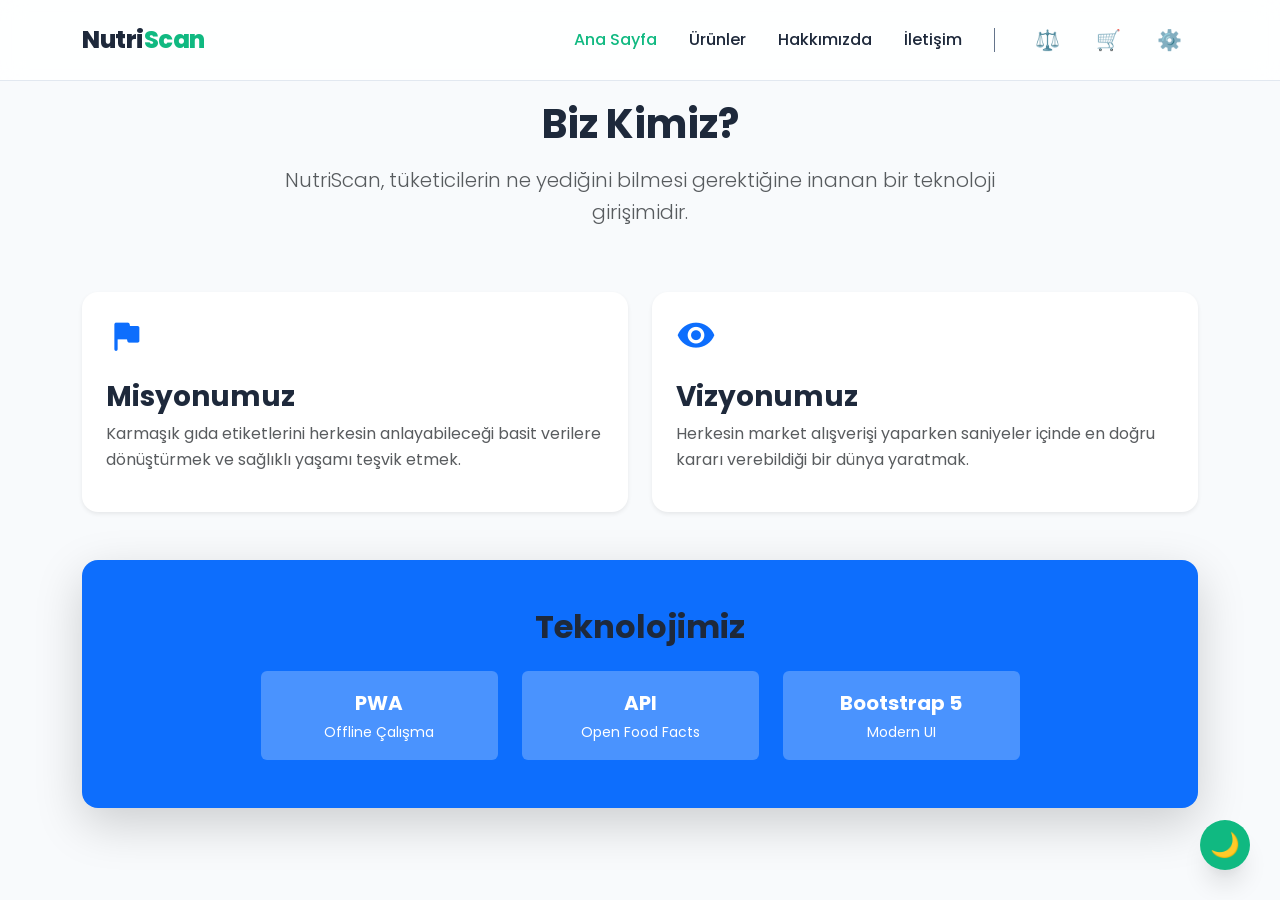
<file: about.html>
<!DOCTYPE html>
<html lang="tr">
<head>
  <meta charset="UTF-8">
  <meta name="viewport" content="width=device-width, initial-scale=1.0">
  <title>Hakkımızda | NutriScan</title>
  <link href="https://cdn.jsdelivr.net/npm/bootstrap@5.3.2/dist/css/bootstrap.min.css" rel="stylesheet">
  <link rel="stylesheet" href="css/style.css">
  <link href="https://fonts.googleapis.com/icon?family=Material+Icons+Round" rel="stylesheet">
</head>
<body>

<nav class="navbar navbar-expand-lg fixed-top">
  <div class="container">
    <a class="navbar-brand" href="index.html">
      <span style="color:var(--text-main)">Nutri</span>Scan
    </a>
    <button class="navbar-toggler" type="button" data-bs-toggle="collapse" data-bs-target="#navbarNav">
      <span class="navbar-toggler-icon"></span>
    </button>
    <div class="collapse navbar-collapse" id="navbarNav">
      <ul class="navbar-nav ms-auto align-items-center">
        <li class="nav-item"><a class="nav-link active" href="index.html">Ana Sayfa</a></li>
        <li class="nav-item"><a class="nav-link" href="products.html">Ürünler</a></li>
        <li class="nav-item"><a class="nav-link" href="about.html">Hakkımızda</a></li>
        <li class="nav-item"><a class="nav-link" href="contact.html">İletişim</a></li>
        
        <li class="nav-item border-start ms-lg-3 ps-lg-3 d-none d-lg-block" style="height: 24px; border-color: var(--text-muted) !important;"></li>
        
        <li class="nav-item ms-lg-2">
          <a class="nav-link" href="compare.html" title="Karşılaştır">
            <span class="d-lg-none">⚖️ Karşılaştır</span> <span class="d-none d-lg-block fs-5">⚖️</span> </a>
        </li>
        <li class="nav-item ms-lg-1">
          <a class="nav-link" href="list.html" title="Alışveriş Listem">
            <span class="d-lg-none">🛒 Listem</span>
            <span class="d-none d-lg-block fs-5">🛒</span>
          </a>
        </li>
        <li class="nav-item ms-lg-1">
          <a class="nav-link cursor-pointer" href="#" data-bs-toggle="modal" data-bs-target="#settingsModal" title="Ayarlar">
            <span class="d-lg-none">⚙️ Ayarlar</span>
            <span class="d-none d-lg-block fs-5">⚙️</span>
          </a>
        </li>
      </ul>
    </div>
  </div>
</nav>

<div class="container" style="margin-top: 100px;">
  <div class="row justify-content-center text-center mb-5">
    <div class="col-lg-8">
      <h1 class="fw-bold mb-3">Biz Kimiz?</h1>
      <p class="lead text-muted">NutriScan, tüketicilerin ne yediğini bilmesi gerektiğine inanan bir teknoloji girişimidir.</p>
    </div>
  </div>

  <div class="row g-4 mb-5">
    <div class="col-md-6">
      <div class="card border-0 shadow-sm p-4 h-100">
        <div class="text-primary mb-3">
          <span class="material-icons-round fs-1">flag</span>
        </div>
        <h3>Misyonumuz</h3>
        <p class="text-muted">Karmaşık gıda etiketlerini herkesin anlayabileceği basit verilere dönüştürmek ve sağlıklı yaşamı teşvik etmek.</p>
      </div>
    </div>
    <div class="col-md-6">
      <div class="card border-0 shadow-sm p-4 h-100">
        <div class="text-primary mb-3">
          <span class="material-icons-round fs-1">visibility</span>
        </div>
        <h3>Vizyonumuz</h3>
        <p class="text-muted">Herkesin market alışverişi yaparken saniyeler içinde en doğru kararı verebildiği bir dünya yaratmak.</p>
      </div>
    </div>
  </div>

  <div class="card bg-primary text-white border-0 shadow-lg p-5 text-center mb-5 rounded-4">
    <h2 class="fw-bold mb-4">Teknolojimiz</h2>
    <div class="row g-4 justify-content-center">
      <div class="col-md-3">
        <div class="p-3 bg-white bg-opacity-25 rounded">
          <strong class="d-block fs-5">PWA</strong>
          <small>Offline Çalışma</small>
        </div>
      </div>
      <div class="col-md-3">
        <div class="p-3 bg-white bg-opacity-25 rounded">
          <strong class="d-block fs-5">API</strong>
          <small>Open Food Facts</small>
        </div>
      </div>
      <div class="col-md-3">
        <div class="p-3 bg-white bg-opacity-25 rounded">
          <strong class="d-block fs-5">Bootstrap 5</strong>
          <small>Modern UI</small>
        </div>
      </div>
    </div>
  </div>
</div>

  <div class="modal fade" id="settingsModal" tabindex="-1" aria-hidden="true">
  <div class="modal-dialog modal-dialog-centered">
    <div class="modal-content border-0 shadow-lg" style="background-color: var(--bg-card);">
      <div class="modal-header border-0">
        <h5 class="modal-title fw-bold">Beslenme Tercihleri</h5>
        <button type="button" class="btn-close" data-bs-dismiss="modal"></button>
      </div>
      <div class="modal-body">
        <p class="text-muted small mb-4">Sizin için önemli olan filtreleri açın.</p>
        
        <div class="d-flex justify-content-between align-items-center mb-3 p-3 rounded shadow-sm" style="background: var(--bg-body);">
          <div class="d-flex align-items-center"><span class="fs-2 me-3">🌱</span><div><strong class="d-block">Vegan</strong><small class="text-muted">Hayvansal ürün uyarısı</small></div></div>
          <div class="form-check form-switch"><input class="form-check-input" type="checkbox" id="pref-vegan" style="transform: scale(1.3);"></div>
        </div>
        <div class="d-flex justify-content-between align-items-center mb-3 p-3 rounded shadow-sm" style="background: var(--bg-body);">
          <div class="d-flex align-items-center"><span class="fs-2 me-3">🌾</span><div><strong class="d-block">Glutensiz</strong><small class="text-muted">Gluten içerirse uyar</small></div></div>
          <div class="form-check form-switch"><input class="form-check-input" type="checkbox" id="pref-gluten" style="transform: scale(1.3);"></div>
        </div>
        <div class="d-flex justify-content-between align-items-center mb-3 p-3 rounded shadow-sm" style="background: var(--bg-body);">
          <div class="d-flex align-items-center"><span class="fs-2 me-3">🌴</span><div><strong class="d-block">Palm Yağı Yok</strong><small class="text-muted">Çevre dostu seçim</small></div></div>
          <div class="form-check form-switch"><input class="form-check-input" type="checkbox" id="pref-palm" style="transform: scale(1.3);"></div>
        </div>
      </div>
      <div class="modal-footer border-0">
        <button type="button" class="btn btn-primary w-100" data-bs-dismiss="modal" onclick="savePreferences()">Kaydet</button>
      </div>
    </div>
  </div>
</div>

<script src="https://cdn.jsdelivr.net/npm/bootstrap@5.3.2/dist/js/bootstrap.bundle.min.js"></script>
<script src="js/app.js"></script>
</body>
</html>
</file>
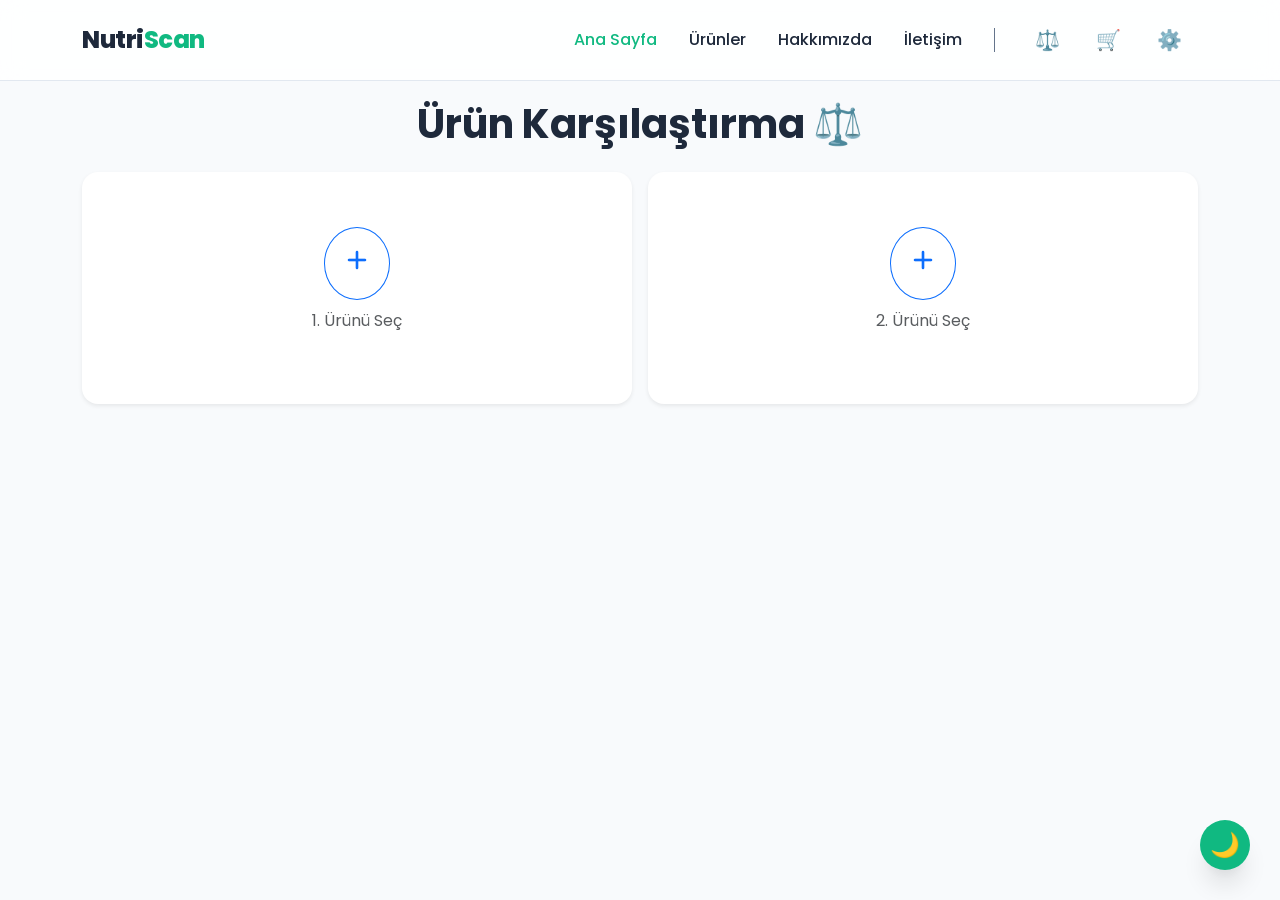
<file: compare.html>
<!DOCTYPE html>
<html lang="tr">
<head>
  <meta charset="UTF-8">
  <meta name="viewport" content="width=device-width, initial-scale=1.0">
  <title>Karşılaştır | NutriScan</title>
  <link href="https://cdn.jsdelivr.net/npm/bootstrap@5.3.2/dist/css/bootstrap.min.css" rel="stylesheet">
  <link rel="stylesheet" href="css/style.css">
  <link href="https://fonts.googleapis.com/icon?family=Material+Icons+Round" rel="stylesheet">
</head>
<body>

<nav class="navbar navbar-expand-lg fixed-top">
  <div class="container">
    <a class="navbar-brand" href="index.html">
      <span style="color:var(--text-main)">Nutri</span>Scan
    </a>
    <button class="navbar-toggler" type="button" data-bs-toggle="collapse" data-bs-target="#navbarNav">
      <span class="navbar-toggler-icon"></span>
    </button>
    <div class="collapse navbar-collapse" id="navbarNav">
      <ul class="navbar-nav ms-auto align-items-center">
        <li class="nav-item"><a class="nav-link active" href="index.html">Ana Sayfa</a></li>
        <li class="nav-item"><a class="nav-link" href="products.html">Ürünler</a></li>
        <li class="nav-item"><a class="nav-link" href="about.html">Hakkımızda</a></li>
        <li class="nav-item"><a class="nav-link" href="contact.html">İletişim</a></li>
        
        <li class="nav-item border-start ms-lg-3 ps-lg-3 d-none d-lg-block" style="height: 24px; border-color: var(--text-muted) !important;"></li>
        
        <li class="nav-item ms-lg-2">
          <a class="nav-link" href="compare.html" title="Karşılaştır">
            <span class="d-lg-none">⚖️ Karşılaştır</span> <span class="d-none d-lg-block fs-5">⚖️</span> </a>
        </li>
        <li class="nav-item ms-lg-1">
          <a class="nav-link" href="list.html" title="Alışveriş Listem">
            <span class="d-lg-none">🛒 Listem</span>
            <span class="d-none d-lg-block fs-5">🛒</span>
          </a>
        </li>
        <li class="nav-item ms-lg-1">
          <a class="nav-link cursor-pointer" href="#" data-bs-toggle="modal" data-bs-target="#settingsModal" title="Ayarlar">
            <span class="d-lg-none">⚙️ Ayarlar</span>
            <span class="d-none d-lg-block fs-5">⚙️</span>
          </a>
        </li>
      </ul>
    </div>
  </div>
</nav>

<div class="container" style="margin-top: 100px; margin-bottom: 60px;">
  <h1 class="text-center fw-bold mb-4">Ürün Karşılaştırma ⚖️</h1>
  
  <div class="row g-3">
    <div class="col-6">
      <div class="card h-100 border-0 shadow-sm text-center p-3" id="slot1">
        <div class="d-flex flex-column align-items-center justify-content-center" style="min-height: 200px;">
          <button class="btn btn-outline-primary rounded-circle p-3 mb-2" onclick="openSearchModal(1)">
            <span class="material-icons-round fs-2">add</span>
          </button>
          <p class="text-muted">1. Ürünü Seç</p>
        </div>
      </div>
    </div>

    <div class="col-6">
      <div class="card h-100 border-0 shadow-sm text-center p-3" id="slot2">
        <div class="d-flex flex-column align-items-center justify-content-center" style="min-height: 200px;">
          <button class="btn btn-outline-primary rounded-circle p-3 mb-2" onclick="openSearchModal(2)">
            <span class="material-icons-round fs-2">add</span>
          </button>
          <p class="text-muted">2. Ürünü Seç</p>
        </div>
      </div>
    </div>
  </div>

  <div id="comparison-table" class="mt-5 d-none fade-in">
    <table class="table table-borderless align-middle text-center">
      <thead class="text-muted small">
        <tr>
          <th style="width: 33%"></th>
          <th style="width: 33%">DEĞERLER (100g)</th>
          <th style="width: 33%"></th>
        </tr>
      </thead>
      <tbody id="comparison-body" class="fw-bold">
        </tbody>
    </table>
  </div>

</div>

<div class="modal fade" id="searchModal" tabindex="-1">
  <div class="modal-dialog modal-dialog-centered">
    <div class="modal-content">
      <div class="modal-header">
        <h5 class="modal-title">Ürün Ara</h5>
        <button type="button" class="btn-close" data-bs-dismiss="modal"></button>
      </div>
      <div class="modal-body">
        <div class="input-group mb-3">
          <input type="text" class="form-control" id="compareSearchInput" placeholder="Örn: Süt">
          <button class="btn btn-primary" onclick="searchForCompare()">Ara</button>
        </div>
        <div id="compareResults" class="list-group"></div>
      </div>
    </div>
  </div>
</div>

<script src="https://cdn.jsdelivr.net/npm/bootstrap@5.3.2/dist/js/bootstrap.bundle.min.js"></script>
<script src="js/app.js"></script>
<script src="js/compare.js"></script>
</body>
</html>
</file>
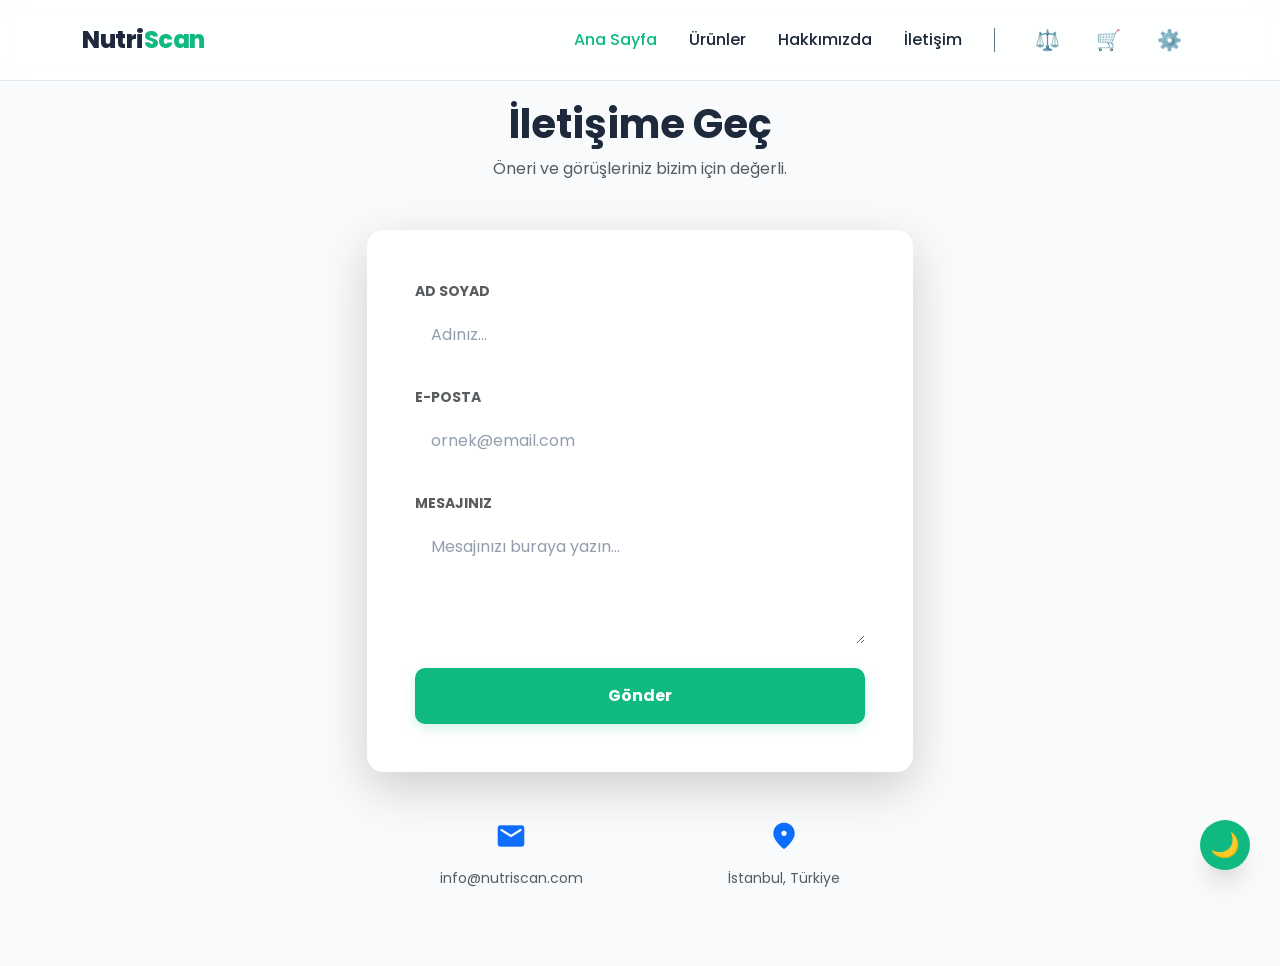
<file: contact.html>
<!DOCTYPE html>
<html lang="tr">
<head>
  <meta charset="UTF-8">
  <meta name="viewport" content="width=device-width, initial-scale=1.0">
  <title>İletişim | NutriScan</title>
  <link href="https://cdn.jsdelivr.net/npm/bootstrap@5.3.2/dist/css/bootstrap.min.css" rel="stylesheet">
  <link rel="stylesheet" href="css/style.css">
  <link href="https://fonts.googleapis.com/icon?family=Material+Icons+Round" rel="stylesheet">
</head>
<body>

<nav class="navbar navbar-expand-lg fixed-top">
  <div class="container">
    <a class="navbar-brand" href="index.html">
      <span style="color:var(--text-main)">Nutri</span>Scan
    </a>
    <button class="navbar-toggler" type="button" data-bs-toggle="collapse" data-bs-target="#navbarNav">
      <span class="navbar-toggler-icon"></span>
    </button>
    <div class="collapse navbar-collapse" id="navbarNav">
      <ul class="navbar-nav ms-auto align-items-center">
        <li class="nav-item"><a class="nav-link active" href="index.html">Ana Sayfa</a></li>
        <li class="nav-item"><a class="nav-link" href="products.html">Ürünler</a></li>
        <li class="nav-item"><a class="nav-link" href="about.html">Hakkımızda</a></li>
        <li class="nav-item"><a class="nav-link" href="contact.html">İletişim</a></li>
        
        <li class="nav-item border-start ms-lg-3 ps-lg-3 d-none d-lg-block" style="height: 24px; border-color: var(--text-muted) !important;"></li>
        
        <li class="nav-item ms-lg-2">
          <a class="nav-link" href="compare.html" title="Karşılaştır">
            <span class="d-lg-none">⚖️ Karşılaştır</span> <span class="d-none d-lg-block fs-5">⚖️</span> </a>
        </li>
        <li class="nav-item ms-lg-1">
          <a class="nav-link" href="list.html" title="Alışveriş Listem">
            <span class="d-lg-none">🛒 Listem</span>
            <span class="d-none d-lg-block fs-5">🛒</span>
          </a>
        </li>
        <li class="nav-item ms-lg-1">
          <a class="nav-link cursor-pointer" href="#" data-bs-toggle="modal" data-bs-target="#settingsModal" title="Ayarlar">
            <span class="d-lg-none">⚙️ Ayarlar</span>
            <span class="d-none d-lg-block fs-5">⚙️</span>
          </a>
        </li>
      </ul>
    </div>
  </div>
</nav>

<div class="container" style="margin-top: 100px; margin-bottom: 60px;">
  <div class="row justify-content-center">
    <div class="col-lg-6">
      
      <div class="text-center mb-5">
        <h1 class="fw-bold">İletişime Geç</h1>
        <p class="text-muted">Öneri ve görüşleriniz bizim için değerli.</p>
      </div>

      <div class="card border-0 shadow-lg p-4 p-md-5">
        <form id="contactForm">
          <div class="mb-4">
            <label for="name" class="form-label fw-bold small text-muted">AD SOYAD</label>
            <input type="text" class="form-control" id="name" placeholder="Adınız..." required>
          </div>

          <div class="mb-4">
            <label for="email" class="form-label fw-bold small text-muted">E-POSTA</label>
            <input type="email" class="form-control" id="email" placeholder="ornek@email.com" required>
          </div>

          <div class="mb-4">
            <label for="message" class="form-label fw-bold small text-muted">MESAJINIZ</label>
            <textarea class="form-control" id="message" rows="4" placeholder="Mesajınızı buraya yazın..." required></textarea>
          </div>

          <button type="submit" class="btn btn-primary w-100 py-3 fw-bold">Gönder</button>
        </form>
      </div>

      <div class="d-flex justify-content-around mt-5 text-center">
        <div>
          <span class="material-icons-round text-primary fs-2">email</span>
          <p class="small text-muted mt-2">info@nutriscan.com</p>
        </div>
        <div>
          <span class="material-icons-round text-primary fs-2">location_on</span>
          <p class="small text-muted mt-2">İstanbul, Türkiye</p>
        </div>
      </div>

    </div>
  </div>
</div>

  <div class="modal fade" id="settingsModal" tabindex="-1" aria-hidden="true">
  <div class="modal-dialog modal-dialog-centered">
    <div class="modal-content border-0 shadow-lg" style="background-color: var(--bg-card);">
      <div class="modal-header border-0">
        <h5 class="modal-title fw-bold">Beslenme Tercihleri</h5>
        <button type="button" class="btn-close" data-bs-dismiss="modal"></button>
      </div>
      <div class="modal-body">
        <p class="text-muted small mb-4">Sizin için önemli olan filtreleri açın.</p>
        
        <div class="d-flex justify-content-between align-items-center mb-3 p-3 rounded shadow-sm" style="background: var(--bg-body);">
          <div class="d-flex align-items-center"><span class="fs-2 me-3">🌱</span><div><strong class="d-block">Vegan</strong><small class="text-muted">Hayvansal ürün uyarısı</small></div></div>
          <div class="form-check form-switch"><input class="form-check-input" type="checkbox" id="pref-vegan" style="transform: scale(1.3);"></div>
        </div>
        <div class="d-flex justify-content-between align-items-center mb-3 p-3 rounded shadow-sm" style="background: var(--bg-body);">
          <div class="d-flex align-items-center"><span class="fs-2 me-3">🌾</span><div><strong class="d-block">Glutensiz</strong><small class="text-muted">Gluten içerirse uyar</small></div></div>
          <div class="form-check form-switch"><input class="form-check-input" type="checkbox" id="pref-gluten" style="transform: scale(1.3);"></div>
        </div>
        <div class="d-flex justify-content-between align-items-center mb-3 p-3 rounded shadow-sm" style="background: var(--bg-body);">
          <div class="d-flex align-items-center"><span class="fs-2 me-3">🌴</span><div><strong class="d-block">Palm Yağı Yok</strong><small class="text-muted">Çevre dostu seçim</small></div></div>
          <div class="form-check form-switch"><input class="form-check-input" type="checkbox" id="pref-palm" style="transform: scale(1.3);"></div>
        </div>
      </div>
      <div class="modal-footer border-0">
        <button type="button" class="btn btn-primary w-100" data-bs-dismiss="modal" onclick="savePreferences()">Kaydet</button>
      </div>
    </div>
  </div>
</div>

<script src="https://cdn.jsdelivr.net/npm/bootstrap@5.3.2/dist/js/bootstrap.bundle.min.js"></script>
<script src="js/app.js"></script>
</body>
</html>
</file>
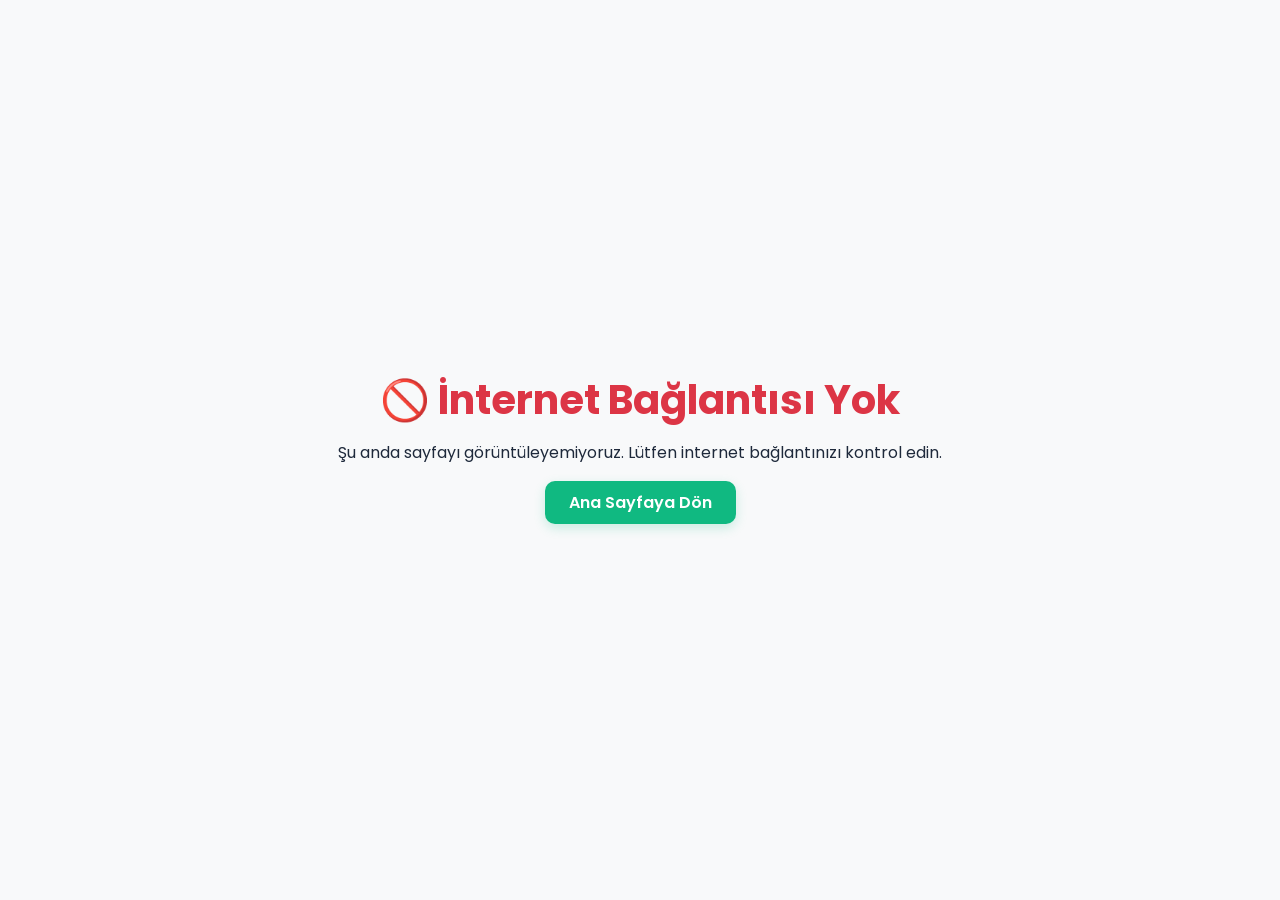
<file: offline.html>
<!DOCTYPE html>
<html lang="tr">
<head>
  <meta charset="UTF-8">
  <meta name="viewport" content="width=device-width, initial-scale=1.0">
  <title>Offline - NutriScan</title>
  <link href="https://cdn.jsdelivr.net/npm/bootstrap@5.3.2/dist/css/bootstrap.min.css" rel="stylesheet">
  <link rel="stylesheet" href="css/style.css">
</head>
<body class="d-flex justify-content-center align-items-center vh-100 bg-light">
  <div class="text-center">
    <h1 class="text-danger mb-3">🚫 İnternet Bağlantısı Yok</h1>
    <p class="mb-3">Şu anda sayfayı görüntüleyemiyoruz. Lütfen internet bağlantınızı kontrol edin.</p>
    <a href="index.html" class="btn btn-primary">Ana Sayfaya Dön</a>
  </div>
</body>
</html>
</file>
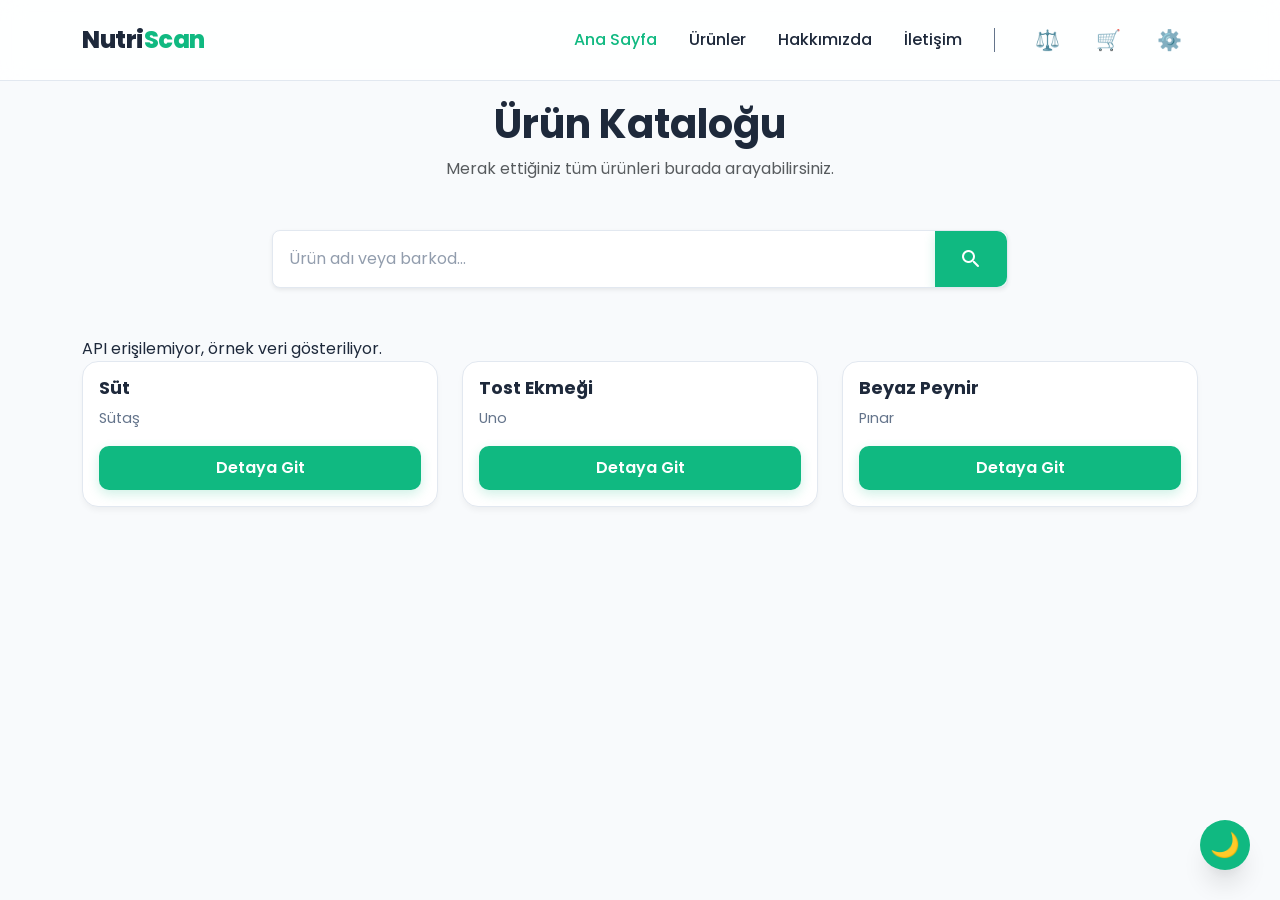
<file: products.html>
<!DOCTYPE html>
<html lang="tr">
<head>
  <meta charset="UTF-8">
  <meta name="viewport" content="width=device-width, initial-scale=1.0">
  <title>Ürünler | NutriScan</title>
  <link href="https://cdn.jsdelivr.net/npm/bootstrap@5.3.2/dist/css/bootstrap.min.css" rel="stylesheet">
  <link rel="stylesheet" href="css/style.css">
  <link href="https://fonts.googleapis.com/icon?family=Material+Icons+Round" rel="stylesheet">
</head>
<body>

<nav class="navbar navbar-expand-lg fixed-top">
  <div class="container">
    <a class="navbar-brand" href="index.html">
      <span style="color:var(--text-main)">Nutri</span>Scan
    </a>
    <button class="navbar-toggler" type="button" data-bs-toggle="collapse" data-bs-target="#navbarNav">
      <span class="navbar-toggler-icon"></span>
    </button>
    <div class="collapse navbar-collapse" id="navbarNav">
      <ul class="navbar-nav ms-auto align-items-center">
        <li class="nav-item"><a class="nav-link active" href="index.html">Ana Sayfa</a></li>
        <li class="nav-item"><a class="nav-link" href="products.html">Ürünler</a></li>
        <li class="nav-item"><a class="nav-link" href="about.html">Hakkımızda</a></li>
        <li class="nav-item"><a class="nav-link" href="contact.html">İletişim</a></li>
        
        <li class="nav-item border-start ms-lg-3 ps-lg-3 d-none d-lg-block" style="height: 24px; border-color: var(--text-muted) !important;"></li>
        
        <li class="nav-item ms-lg-2">
          <a class="nav-link" href="compare.html" title="Karşılaştır">
            <span class="d-lg-none">⚖️ Karşılaştır</span> <span class="d-none d-lg-block fs-5">⚖️</span> </a>
        </li>
        <li class="nav-item ms-lg-1">
          <a class="nav-link" href="list.html" title="Alışveriş Listem">
            <span class="d-lg-none">🛒 Listem</span>
            <span class="d-none d-lg-block fs-5">🛒</span>
          </a>
        </li>
        <li class="nav-item ms-lg-1">
          <a class="nav-link cursor-pointer" href="#" data-bs-toggle="modal" data-bs-target="#settingsModal" title="Ayarlar">
            <span class="d-lg-none">⚙️ Ayarlar</span>
            <span class="d-none d-lg-block fs-5">⚙️</span>
          </a>
        </li>
      </ul>
    </div>
  </div>
</nav>

<div class="container" style="margin-top: 100px;">
  <div class="text-center mb-5">
    <h1 class="fw-bold">Ürün Kataloğu</h1>
    <p class="text-muted">Merak ettiğiniz tüm ürünleri burada arayabilirsiniz.</p>
  </div>

  <div class="row justify-content-center mb-5">
    <div class="col-md-8">
      <div class="input-group shadow-sm rounded-3 overflow-hidden">
        <input type="text" class="form-control border-0 p-3" placeholder="Ürün adı veya barkod..." id="searchInput">
        <button class="btn btn-primary px-4" id="searchBtn">
          <span class="material-icons-round align-middle">search</span>
        </button>
      </div>
    </div>
  </div>

  <div id="status"></div>
  <div id="productList" class="row g-4 pb-5"></div>
 
</div>
  <div class="modal fade" id="settingsModal" tabindex="-1" aria-hidden="true">
  <div class="modal-dialog modal-dialog-centered">
    <div class="modal-content border-0 shadow-lg" style="background-color: var(--bg-card);">
      <div class="modal-header border-0">
        <h5 class="modal-title fw-bold">Beslenme Tercihleri</h5>
        <button type="button" class="btn-close" data-bs-dismiss="modal"></button>
      </div>
      <div class="modal-body">
        <p class="text-muted small mb-4">Sizin için önemli olan filtreleri açın.</p>
        
        <div class="d-flex justify-content-between align-items-center mb-3 p-3 rounded shadow-sm" style="background: var(--bg-body);">
          <div class="d-flex align-items-center"><span class="fs-2 me-3">🌱</span><div><strong class="d-block">Vegan</strong><small class="text-muted">Hayvansal ürün uyarısı</small></div></div>
          <div class="form-check form-switch"><input class="form-check-input" type="checkbox" id="pref-vegan" style="transform: scale(1.3);"></div>
        </div>
        <div class="d-flex justify-content-between align-items-center mb-3 p-3 rounded shadow-sm" style="background: var(--bg-body);">
          <div class="d-flex align-items-center"><span class="fs-2 me-3">🌾</span><div><strong class="d-block">Glutensiz</strong><small class="text-muted">Gluten içerirse uyar</small></div></div>
          <div class="form-check form-switch"><input class="form-check-input" type="checkbox" id="pref-gluten" style="transform: scale(1.3);"></div>
        </div>
        <div class="d-flex justify-content-between align-items-center mb-3 p-3 rounded shadow-sm" style="background: var(--bg-body);">
          <div class="d-flex align-items-center"><span class="fs-2 me-3">🌴</span><div><strong class="d-block">Palm Yağı Yok</strong><small class="text-muted">Çevre dostu seçim</small></div></div>
          <div class="form-check form-switch"><input class="form-check-input" type="checkbox" id="pref-palm" style="transform: scale(1.3);"></div>
        </div>
      </div>
      <div class="modal-footer border-0">
        <button type="button" class="btn btn-primary w-100" data-bs-dismiss="modal" onclick="savePreferences()">Kaydet</button>
      </div>
    </div>
  </div>
</div>

<script src="https://cdn.jsdelivr.net/npm/bootstrap@5.3.2/dist/js/bootstrap.bundle.min.js"></script>
<script src="js/app.js"></script>
<script src="js/products.js"></script>
</body>
</html>
</file>
<file: css/style.css>
/* ==============================================
   NutriScan 2.0 - Fixed Dark Mode & Style
============================================== */
@import url('https://fonts.googleapis.com/css2?family=Poppins:wght@300;400;500;600;700&display=swap');

:root {
  /* --- Light Mode Renkleri --- */
  --primary: #10b981;       
  --primary-dark: #059669;
  --secondary: #3b82f6;     
  --bg-body: #f8fafc;       
  --bg-card: #ffffff;
  --text-main: #1e293b;     /* Koyu Gri/Siyah */
  --text-muted: #64748b;    /* Orta Gri */
  --border-color: #e2e8f0;
  
  /* Efektler */
  --radius: 16px;
  --shadow-sm: 0 4px 6px -1px rgba(0, 0, 0, 0.05);
  --shadow-lg: 0 20px 25px -5px rgba(0, 0, 0, 0.1), 0 10px 10px -5px rgba(0, 0, 0, 0.04);
  --transition: all 0.3s cubic-bezier(0.4, 0, 0.2, 1);
}

/* --- Dark Mode Değişkenleri --- */
[data-theme="dark"] {
  --bg-body: #0f172a;       /* Çok koyu lacivert (Neredeyse siyah) */
  --bg-card: #1e293b;       /* Koyu gri paneller */
  --text-main: #f1f5f9;     /* Kırık BEYAZ (Yazıların okunmasını sağlayan bu) */
  --text-muted: #cbd5e1;    /* Açık gri */
  --border-color: #334155;  /* Koyu çerçeveler */
  --shadow-sm: 0 4px 6px -1px rgba(0, 0, 0, 0.5);
}

/* --- Genel Ayarlar --- */
body {
  font-family: 'Poppins', sans-serif;
  background-color: var(--bg-body);
  color: var(--text-main); /* Varsayılan yazıyı değişkene bağladık */
  transition: background-color 0.3s, color 0.3s;
  line-height: 1.6;
}

/* Tüm Başlıkları ve Paragrafları Zorla Boya */
h1, h2, h3, h4, h5, h6, .h1, .h2, .h3, .h4, .h5, .h6 {
  font-weight: 700;
  color: var(--text-main) !important;
}

p, span, div, li {
  color: inherit; /* Üst elemanın rengini al */
}

a { text-decoration: none; transition: var(--transition); }

/* --- Bootstrap Override (Siyah Yazı Sorunu Çözümü) --- */
/* Dark Mode'da Bootstrap'in text-dark ve text-muted sınıflarını eziyoruz */
[data-theme="dark"] .text-dark {
  color: var(--text-main) !important;
}

[data-theme="dark"] .text-muted {
  color: var(--text-muted) !important;
}

[data-theme="dark"] .bg-white {
  background-color: var(--bg-card) !important; /* Beyaz kutuları koyu yap */
}

[data-theme="dark"] .bg-light {
  background-color: #334155 !important;
  color: var(--text-main) !important;
}

/* Navbar */
.navbar {
  background: rgba(255, 255, 255, 0.85) !important;
  backdrop-filter: blur(12px);
  -webkit-backdrop-filter: blur(12px);
  border-bottom: 1px solid var(--border-color);
  padding: 1rem 0;
}

/* Navbar Dark Mode */
[data-theme="dark"] .navbar {
  background: rgba(15, 23, 42, 0.9) !important;
  border-bottom: 1px solid rgba(255,255,255,0.1);
}

.navbar-brand {
  font-weight: 800;
  font-size: 1.5rem;
  color: var(--primary) !important;
  letter-spacing: -0.5px;
}

.nav-link {
  font-weight: 500;
  color: var(--text-main) !important; /* Linkler dark mode'da beyaz olsun */
  margin: 0 0.5rem;
}

.nav-link:hover, .nav-link.active {
  color: var(--primary) !important;
}

/* Hamburger Menü İkonu Rengi */
[data-theme="dark"] .navbar-toggler-icon {
  filter: invert(1); /* İkonu beyaza çevir */
}

/* --- Kartlar --- */
.card {
  background-color: var(--bg-card);
  border: 1px solid var(--border-color);
  border-radius: var(--radius);
  box-shadow: var(--shadow-sm);
  transition: var(--transition);
}

.card:hover {
  transform: translateY(-5px);
  box-shadow: var(--shadow-lg);
  border-color: var(--primary);
}

.card-img-top {
  height: 200px;
  object-fit: contain;
  padding: 1.5rem;
  background: #fff; /* Ürün resimleri net görünsün diye arkası hep beyaz */
  border-bottom: 1px solid var(--border-color);
}

.card-body {
  color: var(--text-main);
}

.card-title {
  color: var(--text-main) !important;
  font-size: 1.1rem;
  margin-bottom: 0.5rem;
}

.card-text {
  color: var(--text-muted) !important;
  font-size: 0.9rem;
}

/* --- Form Elemanları & Arama Kutusu --- */
.input-group {
  background-color: var(--bg-card) !important;
  border: 1px solid var(--border-color);
}

.form-control {
  background-color: var(--bg-card) !important;
  border: none;
  color: var(--text-main) !important;
  border-radius: 10px;
  padding: 0.8rem 1rem;
}

.form-control::placeholder {
  color: var(--text-muted);
  opacity: 0.7;
}

.form-control:focus {
  background-color: var(--bg-card) !important;
  color: var(--text-main) !important;
  box-shadow: none;
  /* Dış çerçeve efekti için parent'a stil verilebilir veya basitçe: */
  outline: 2px solid var(--primary); 
}

/* --- Butonlar --- */
.btn-primary {
  background-color: var(--primary);
  border: none;
  color: #fff !important; /* Buton yazısı hep beyaz */
  padding: 0.6rem 1.5rem;
  border-radius: 10px;
  font-weight: 600;
  box-shadow: 0 4px 12px rgba(16, 185, 129, 0.2);
}

.btn-primary:hover {
  background-color: var(--primary-dark);
  transform: translateY(-2px);
}

/* Dark Mode Toggle Butonu */
#darkModeToggle {
  position: fixed;
  bottom: 30px;
  right: 30px;
  width: 50px;
  height: 50px;
  border-radius: 50%;
  background: var(--primary);
  color: white !important;
  border: none;
  font-size: 1.5rem;
  box-shadow: var(--shadow-lg);
  cursor: pointer;
  z-index: 1000;
  display: flex;
  align-items: center;
  justify-content: center;
  transition: var(--transition);
}

#darkModeToggle:hover {
  transform: rotate(30deg) scale(1.1);
}

/* Favori Butonu */
.btn-fav {
  position: absolute;
  top: 15px;
  right: 15px;
  width: 40px;
  height: 40px;
  border-radius: 50%;
  background: rgba(255, 255, 255, 0.9);
  border: 1px solid var(--border-color);
  display: flex;
  align-items: center;
  justify-content: center;
  cursor: pointer;
  transition: var(--transition);
  z-index: 10;
  color: #94a3b8;
  font-size: 1.2rem;
  box-shadow: var(--shadow-sm);
}

.btn-fav:hover {
  transform: scale(1.1);
}

.btn-fav.active {
  background: #fee2e2;
  color: #ef4444;
  border-color: #fca5a5;
}

/* Animasyonlar */
@keyframes float {
  0% { transform: translateY(0px); }
  50% { transform: translateY(-15px); }
  100% { transform: translateY(0px); }
}
.floating-anim {
  animation: float 4s ease-in-out infinite;
}
.hover-scale { transition: transform 0.2s; }
.hover-scale:hover { transform: scale(1.05); }

/* List Group (Detay sayfası için) */
.list-group-item {
  background-color: var(--bg-card);
  color: var(--text-main);
  border-color: var(--border-color);
}
/* ==============================================
   Skeleton Loading (İskelet Animasyonu)
============================================== */
.skeleton {
  background: #eee;
  background: linear-gradient(110deg, #ececec 8%, #f5f5f5 18%, #ececec 33%);
  border-radius: 8px;
  background-size: 200% 100%;
  animation: 1.5s shine linear infinite;
  opacity: 0.7;
}

/* Dark Mode için daha koyu iskelet */
[data-theme="dark"] .skeleton {
  background: #1e293b; /* Koyu gri */
  background: linear-gradient(110deg, #1e293b 8%, #334155 18%, #1e293b 33%);
  background-size: 200% 100%;
}

@keyframes shine {
  to {
    background-position-x: -200%;
  }
}

/* İskelet Parçaları */
.skeleton-img {
  width: 100%;
  height: 200px; /* Kart resmi kadar */
  border-bottom-left-radius: 0;
  border-bottom-right-radius: 0;
}

.skeleton-title {
  height: 24px;
  margin-bottom: 15px;
  width: 75%;
}

.skeleton-text {
  height: 16px;
  margin-bottom: 10px;
  width: 100%;
}

.skeleton-btn {
  height: 40px;
  width: 100%;
  margin-top: 15px;
  border-radius: 10px;
}
/* ==============================================
   Skeleton Loading (Yükleme Efekti)
============================================== */
.skeleton {
  background: #eee;
  background: linear-gradient(110deg, #ececec 8%, #f5f5f5 18%, #ececec 33%);
  border-radius: 8px;
  background-size: 200% 100%;
  animation: 1.5s shine linear infinite;
  opacity: 0.7;
}

@keyframes shine {
  to {
    background-position-x: -200%;
  }
}

/* İskelet Parçaları */
.skeleton-img {
  width: 100%;
  height: 180px; /* Kart resmi yüksekliği ile aynı */
  border-bottom-left-radius: 0;
  border-bottom-right-radius: 0;
}

.skeleton-title {
  height: 24px;
  margin-bottom: 15px;
  width: 75%;
  margin-top: 15px;
  margin-left: 15px;
}

.skeleton-text {
  height: 16px;
  margin-bottom: 10px;
  width: 60%;
  margin-left: 15px;
}

.skeleton-btn {
  height: 38px;
  width: 90%;
  margin: 15px auto;
  border-radius: 5px;
}
</file>
